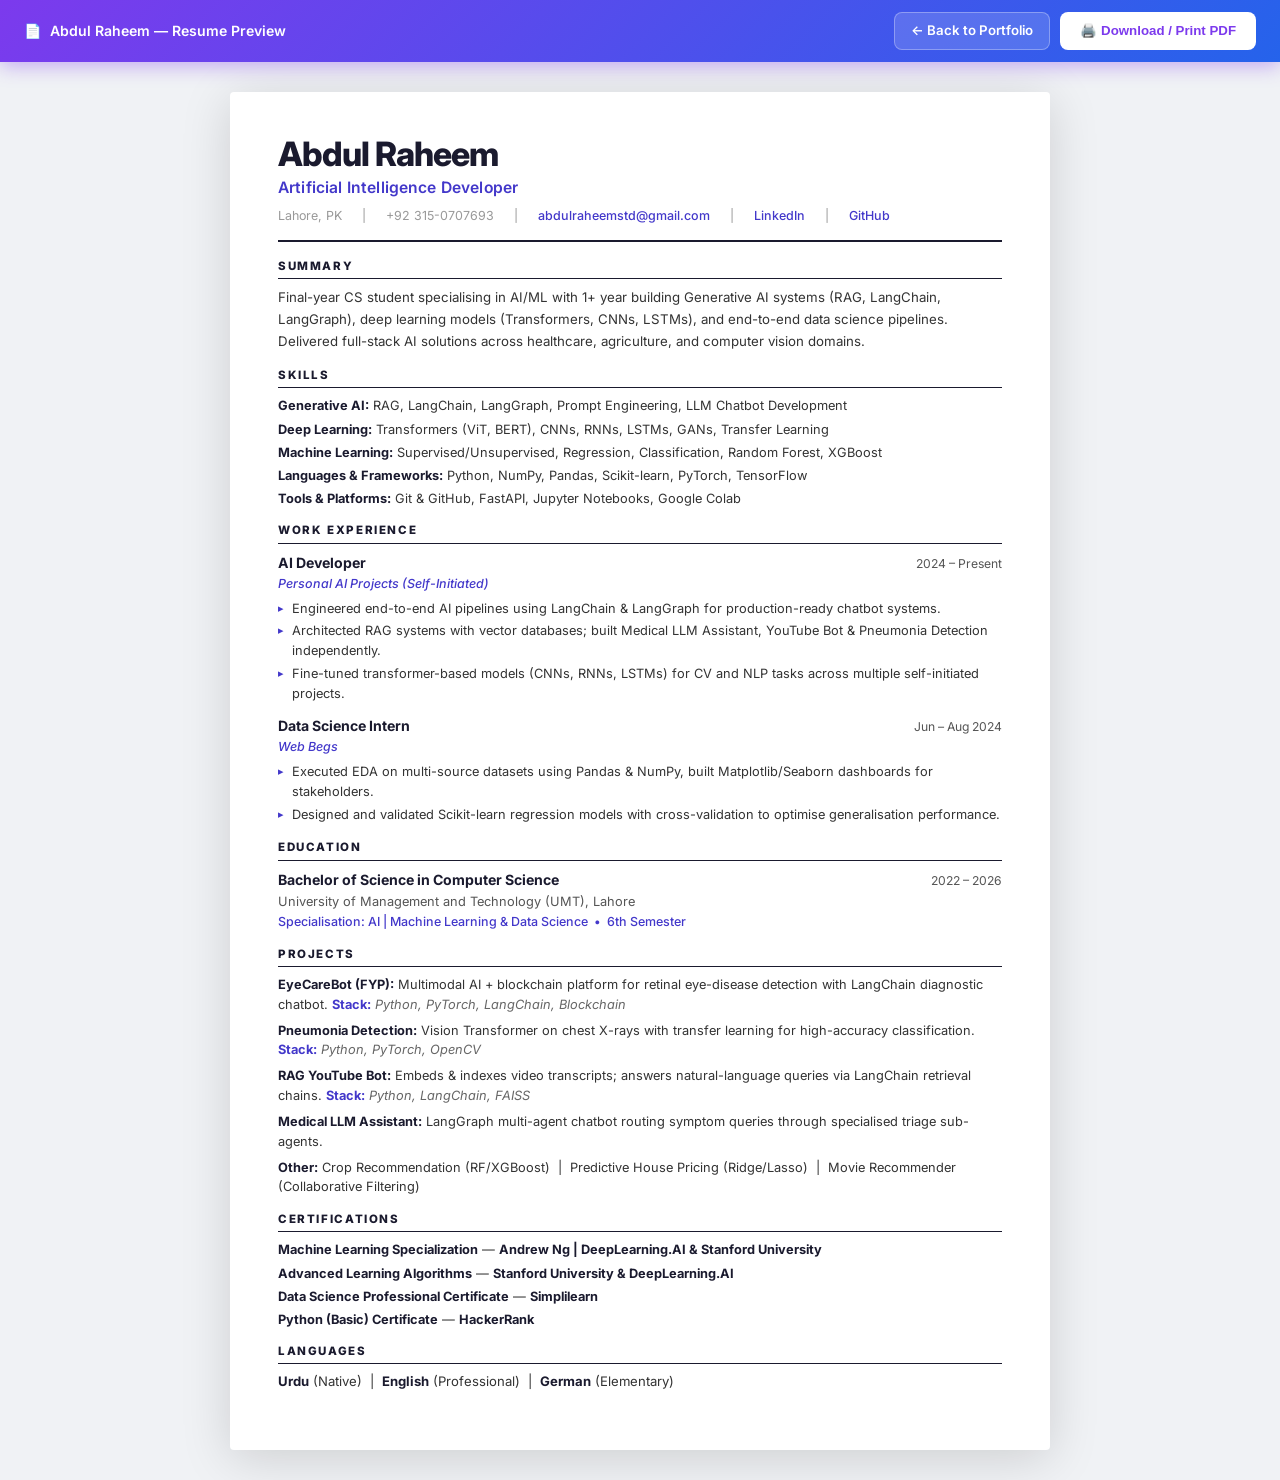
<file: resume.html>
<!DOCTYPE html>
<html lang="en">
<head>
  <meta charset="UTF-8" />
  <meta name="viewport" content="width=device-width, initial-scale=1.0" />
  <title>Abdul Raheem — Resume | AI Engineer</title>
  <link href="https://fonts.googleapis.com/css2?family=Inter:wght@300;400;500;600;700;800&display=swap" rel="stylesheet" />
  <style>
    /* =========================================
       SCREEN STYLES — Preview before printing
       ========================================= */
    *, *::before, *::after { box-sizing: border-box; margin: 0; padding: 0; }

    body {
      font-family: 'Inter', 'Segoe UI', Arial, sans-serif;
      background: #f0f2f5;
      color: #1a1a2e;
      line-height: 1.5;
      min-height: 100vh;
    }

    /* ---- Top Action Bar (screen only) ---- */
    .action-bar {
      background: linear-gradient(135deg, #7C3AED 0%, #2563EB 100%);
      padding: 12px 24px;
      display: flex;
      align-items: center;
      justify-content: space-between;
      position: sticky;
      top: 0;
      z-index: 100;
      box-shadow: 0 4px 20px rgba(124,58,237,0.4);
    }
    .action-bar span {
      color: #fff;
      font-size: 0.88rem;
      font-weight: 600;
      display: flex;
      align-items: center;
      gap: 8px;
    }
    .action-bar span::before { content: '📄'; }
    .action-bar-btns { display: flex; gap: 10px; }
    .btn-print {
      padding: 8px 20px;
      background: #fff;
      color: #7C3AED;
      border: none;
      border-radius: 8px;
      font-size: 0.83rem;
      font-weight: 700;
      cursor: pointer;
      display: flex;
      align-items: center;
      gap: 6px;
      transition: all 0.2s;
      text-decoration: none;
    }
    .btn-print:hover { background: #EDE9FE; transform: translateY(-1px); }
    .btn-back {
      padding: 8px 16px;
      background: rgba(255,255,255,0.15);
      color: #fff;
      border: 1px solid rgba(255,255,255,0.3);
      border-radius: 8px;
      font-size: 0.83rem;
      font-weight: 600;
      cursor: pointer;
      display: flex;
      align-items: center;
      gap: 6px;
      transition: all 0.2s;
      text-decoration: none;
    }
    .btn-back:hover { background: rgba(255,255,255,0.25); }

    /* ---- Resume Paper Container ---- */
    .resume-wrapper {
      max-width: 820px;
      margin: 30px auto;
      background: #ffffff;
      box-shadow: 0 8px 50px rgba(0,0,0,0.15);
      border-radius: 4px;
    }
    .resume {
      padding: 44px 48px;
    }

    /* =========================================
       RESUME CONTENT STYLES
       ========================================= */

    /* Header */
    .r-header { border-bottom: 2px solid #1a1a2e; padding-bottom: 14px; margin-bottom: 16px; }
    .r-name {
      font-size: 2.1rem;
      font-weight: 800;
      color: #1a1a2e;
      letter-spacing: -0.03em;
      line-height: 1.1;
      margin-bottom: 3px;
    }
    .r-title {
      font-size: 0.98rem;
      font-weight: 600;
      color: #4338CA;
      margin-bottom: 8px;
      letter-spacing: 0.01em;
    }
    .r-contact {
      display: flex;
      flex-wrap: wrap;
      gap: 4px 20px;
      font-size: 0.78rem;
      color: #555;
      align-items: center;
    }
    .r-contact a { color: #4338CA; text-decoration: none; font-weight: 500; }
    .r-contact a:hover { text-decoration: underline; }
    .r-contact span { color: #999; }

    /* Section */
    .r-section { margin-bottom: 14px; }
    .r-section-title {
      font-size: 0.72rem;
      font-weight: 800;
      text-transform: uppercase;
      letter-spacing: 0.14em;
      color: #1a1a2e;
      border-bottom: 1.5px solid #1a1a2e;
      padding-bottom: 3px;
      margin-bottom: 8px;
    }

    /* Summary */
    .r-summary {
      font-size: 0.83rem;
      color: #333;
      line-height: 1.65;
    }

    /* Skills */
    .r-skills-grid { display: flex; flex-direction: column; gap: 4px; }
    .r-skill-row { font-size: 0.8rem; color: #333; line-height: 1.5; }
    .r-skill-label { font-weight: 700; color: #1a1a2e; }

    /* Experience */
    .r-exp-item { margin-bottom: 10px; }
    .r-exp-header {
      display: flex;
      justify-content: space-between;
      align-items: baseline;
      gap: 8px;
      margin-bottom: 2px;
    }
    .r-exp-role {
      font-size: 0.88rem;
      font-weight: 700;
      color: #1a1a2e;
    }
    .r-exp-date {
      font-size: 0.76rem;
      color: #555;
      white-space: nowrap;
      flex-shrink: 0;
    }
    .r-exp-org {
      font-size: 0.78rem;
      color: #4338CA;
      font-weight: 500;
      margin-bottom: 5px;
      font-style: italic;
    }
    .r-exp-bullets { list-style: none; padding: 0; }
    .r-exp-bullets li {
      font-size: 0.8rem;
      color: #333;
      line-height: 1.6;
      padding-left: 14px;
      position: relative;
      margin-bottom: 2px;
    }
    .r-exp-bullets li::before {
      content: '▸';
      position: absolute;
      left: 0;
      color: #4338CA;
      font-size: 0.7rem;
      top: 1px;
    }

    /* Education */
    .r-edu-header {
      display: flex;
      justify-content: space-between;
      align-items: baseline;
    }
    .r-edu-degree {
      font-size: 0.88rem;
      font-weight: 700;
      color: #1a1a2e;
    }
    .r-edu-date {
      font-size: 0.76rem;
      color: #555;
      white-space: nowrap;
    }
    .r-edu-uni {
      font-size: 0.8rem;
      color: #555;
      margin-top: 2px;
    }
    .r-edu-spec {
      font-size: 0.78rem;
      color: #4338CA;
      margin-top: 2px;
      font-weight: 500;
    }

    /* Projects */
    .r-projects-list { display: flex; flex-direction: column; gap: 6px; }
    .r-project-item { font-size: 0.8rem; color: #333; line-height: 1.55; }
    .r-project-name { font-weight: 700; color: #1a1a2e; }
    .r-project-stack { color: #666; font-style: italic; }
    .r-project-stack strong { color: #4338CA; font-style: normal; }

    /* Certifications */
    .r-cert-list { display: flex; flex-direction: column; gap: 4px; }
    .r-cert-item { font-size: 0.8rem; color: #333; line-height: 1.5; }
    .r-cert-item span { font-weight: 700; color: #1a1a2e; }
    .r-cert-issuer { color: #4338CA; font-weight: 500; }

    /* Languages */
    .r-langs {
      font-size: 0.82rem;
      color: #333;
    }
    .r-langs strong { color: #1a1a2e; }

    /* =========================================
       PRINT STYLES — Exact PDF output
       ========================================= */
    @media print {
      @page {
        size: A4;
        margin: 16mm 16mm 14mm 16mm;
      }

      body { background: #fff; }
      .action-bar { display: none !important; }
      .resume-wrapper {
        max-width: 100%;
        margin: 0;
        box-shadow: none;
        border-radius: 0;
      }
      .resume { padding: 0; }

      a { color: #4338CA !important; text-decoration: none; }
      a[href]::after { content: none !important; }

      .r-section { page-break-inside: avoid; }
      .r-exp-item { page-break-inside: avoid; }
    }

    /* ---- Responsive screen ---- */
    @media (max-width: 860px) {
      .resume { padding: 30px 24px; }
    }
    @media (max-width: 560px) {
      .resume { padding: 20px 16px; }
      .r-name { font-size: 1.6rem; }
      .action-bar span { display: none; }
    }
  </style>
</head>
<body>

<!-- Screen-only Action Bar -->
<div class="action-bar">
  <span>Abdul Raheem — Resume Preview</span>
  <div class="action-bar-btns">
    <a href="index.html" class="btn-back">← Back to Portfolio</a>
    <button class="btn-print" onclick="window.print()">🖨️ Download / Print PDF</button>
  </div>
</div>

<!-- Resume Paper -->
<div class="resume-wrapper">
  <div class="resume">

    <!-- HEADER -->
    <header class="r-header">
      <div class="r-name">Abdul Raheem</div>
      <div class="r-title">Artificial Intelligence Developer</div>
      <div class="r-contact">
        <span>Lahore, PK</span>
        <span>|</span>
        <span>+92 315-0707693</span>
        <span>|</span>
        <a href="mailto:abdulraheemstd@gmail.com">abdulraheemstd@gmail.com</a>
        <span>|</span>
        <a href="https://www.linkedin.com/in/abdul-raheem-b47531286/" target="_blank">LinkedIn</a>
        <span>|</span>
        <a href="https://github.com/AbdulRaheempro" target="_blank">GitHub</a>
      </div>
    </header>

    <!-- SUMMARY -->
    <section class="r-section">
      <div class="r-section-title">Summary</div>
      <p class="r-summary">
        Final-year CS student specialising in AI/ML with 1+ year building Generative AI systems (RAG, LangChain, LangGraph), deep learning models (Transformers, CNNs, LSTMs), and end-to-end data science pipelines. Delivered full-stack AI solutions across healthcare, agriculture, and computer vision domains.
      </p>
    </section>

    <!-- SKILLS -->
    <section class="r-section">
      <div class="r-section-title">Skills</div>
      <div class="r-skills-grid">
        <div class="r-skill-row">
          <span class="r-skill-label">Generative AI:</span> RAG, LangChain, LangGraph, Prompt Engineering, LLM Chatbot Development
        </div>
        <div class="r-skill-row">
          <span class="r-skill-label">Deep Learning:</span> Transformers (ViT, BERT), CNNs, RNNs, LSTMs, GANs, Transfer Learning
        </div>
        <div class="r-skill-row">
          <span class="r-skill-label">Machine Learning:</span> Supervised/Unsupervised, Regression, Classification, Random Forest, XGBoost
        </div>
        <div class="r-skill-row">
          <span class="r-skill-label">Languages &amp; Frameworks:</span> Python, NumPy, Pandas, Scikit-learn, PyTorch, TensorFlow
        </div>
        <div class="r-skill-row">
          <span class="r-skill-label">Tools &amp; Platforms:</span> Git &amp; GitHub, FastAPI, Jupyter Notebooks, Google Colab
        </div>
      </div>
    </section>

    <!-- WORK EXPERIENCE -->
    <section class="r-section">
      <div class="r-section-title">Work Experience</div>

      <div class="r-exp-item">
        <div class="r-exp-header">
          <div class="r-exp-role">AI Developer</div>
          <div class="r-exp-date">2024 – Present</div>
        </div>
        <div class="r-exp-org">Personal AI Projects (Self-Initiated)</div>
        <ul class="r-exp-bullets">
          <li>Engineered end-to-end AI pipelines using LangChain &amp; LangGraph for production-ready chatbot systems.</li>
          <li>Architected RAG systems with vector databases; built Medical LLM Assistant, YouTube Bot &amp; Pneumonia Detection independently.</li>
          <li>Fine-tuned transformer-based models (CNNs, RNNs, LSTMs) for CV and NLP tasks across multiple self-initiated projects.</li>
        </ul>
      </div>

      <div class="r-exp-item">
        <div class="r-exp-header">
          <div class="r-exp-role">Data Science Intern</div>
          <div class="r-exp-date">Jun – Aug 2024</div>
        </div>
        <div class="r-exp-org">Web Begs</div>
        <ul class="r-exp-bullets">
          <li>Executed EDA on multi-source datasets using Pandas &amp; NumPy, built Matplotlib/Seaborn dashboards for stakeholders.</li>
          <li>Designed and validated Scikit-learn regression models with cross-validation to optimise generalisation performance.</li>
        </ul>
      </div>
    </section>

    <!-- EDUCATION -->
    <section class="r-section">
      <div class="r-section-title">Education</div>
      <div class="r-edu-header">
        <div class="r-edu-degree">Bachelor of Science in Computer Science</div>
        <div class="r-edu-date">2022 – 2026</div>
      </div>
      <div class="r-edu-uni">University of Management and Technology (UMT), Lahore</div>
      <div class="r-edu-spec">Specialisation: AI | Machine Learning &amp; Data Science &nbsp;•&nbsp; 6th Semester</div>
    </section>

    <!-- PROJECTS -->
    <section class="r-section">
      <div class="r-section-title">Projects</div>
      <div class="r-projects-list">
        <div class="r-project-item">
          <span class="r-project-name">EyeCareBot (FYP):</span> Multimodal AI + blockchain platform for retinal eye-disease detection with LangChain diagnostic chatbot.
          <span class="r-project-stack"><strong>Stack:</strong> Python, PyTorch, LangChain, Blockchain</span>
        </div>
        <div class="r-project-item">
          <span class="r-project-name">Pneumonia Detection:</span> Vision Transformer on chest X-rays with transfer learning for high-accuracy classification.
          <span class="r-project-stack"><strong>Stack:</strong> Python, PyTorch, OpenCV</span>
        </div>
        <div class="r-project-item">
          <span class="r-project-name">RAG YouTube Bot:</span> Embeds &amp; indexes video transcripts; answers natural-language queries via LangChain retrieval chains.
          <span class="r-project-stack"><strong>Stack:</strong> Python, LangChain, FAISS</span>
        </div>
        <div class="r-project-item">
          <span class="r-project-name">Medical LLM Assistant:</span> LangGraph multi-agent chatbot routing symptom queries through specialised triage sub-agents.
        </div>
        <div class="r-project-item">
          <span class="r-project-name">Other:</span> Crop Recommendation (RF/XGBoost) &nbsp;|&nbsp; Predictive House Pricing (Ridge/Lasso) &nbsp;|&nbsp; Movie Recommender (Collaborative Filtering)
        </div>
      </div>
    </section>

    <!-- CERTIFICATIONS -->
    <section class="r-section">
      <div class="r-section-title">Certifications</div>
      <div class="r-cert-list">
        <div class="r-cert-item">
          <span>Machine Learning Specialization</span> — <span class="r-cert-issuer">Andrew Ng | DeepLearning.AI &amp; Stanford University</span>
        </div>
        <div class="r-cert-item">
          <span>Advanced Learning Algorithms</span> — <span class="r-cert-issuer">Stanford University &amp; DeepLearning.AI</span>
        </div>
        <div class="r-cert-item">
          <span>Data Science Professional Certificate</span> — <span class="r-cert-issuer">Simplilearn</span>
        </div>
        <div class="r-cert-item">
          <span>Python (Basic) Certificate</span> — <span class="r-cert-issuer">HackerRank</span>
        </div>
      </div>
    </section>

    <!-- LANGUAGES -->
    <section class="r-section">
      <div class="r-section-title">Languages</div>
      <div class="r-langs">
        <strong>Urdu</strong> (Native) &nbsp;|&nbsp; <strong>English</strong> (Professional) &nbsp;|&nbsp; <strong>German</strong> (Elementary)
      </div>
    </section>

  </div><!-- /resume -->
</div><!-- /resume-wrapper -->

</body>
</html>
</file>
